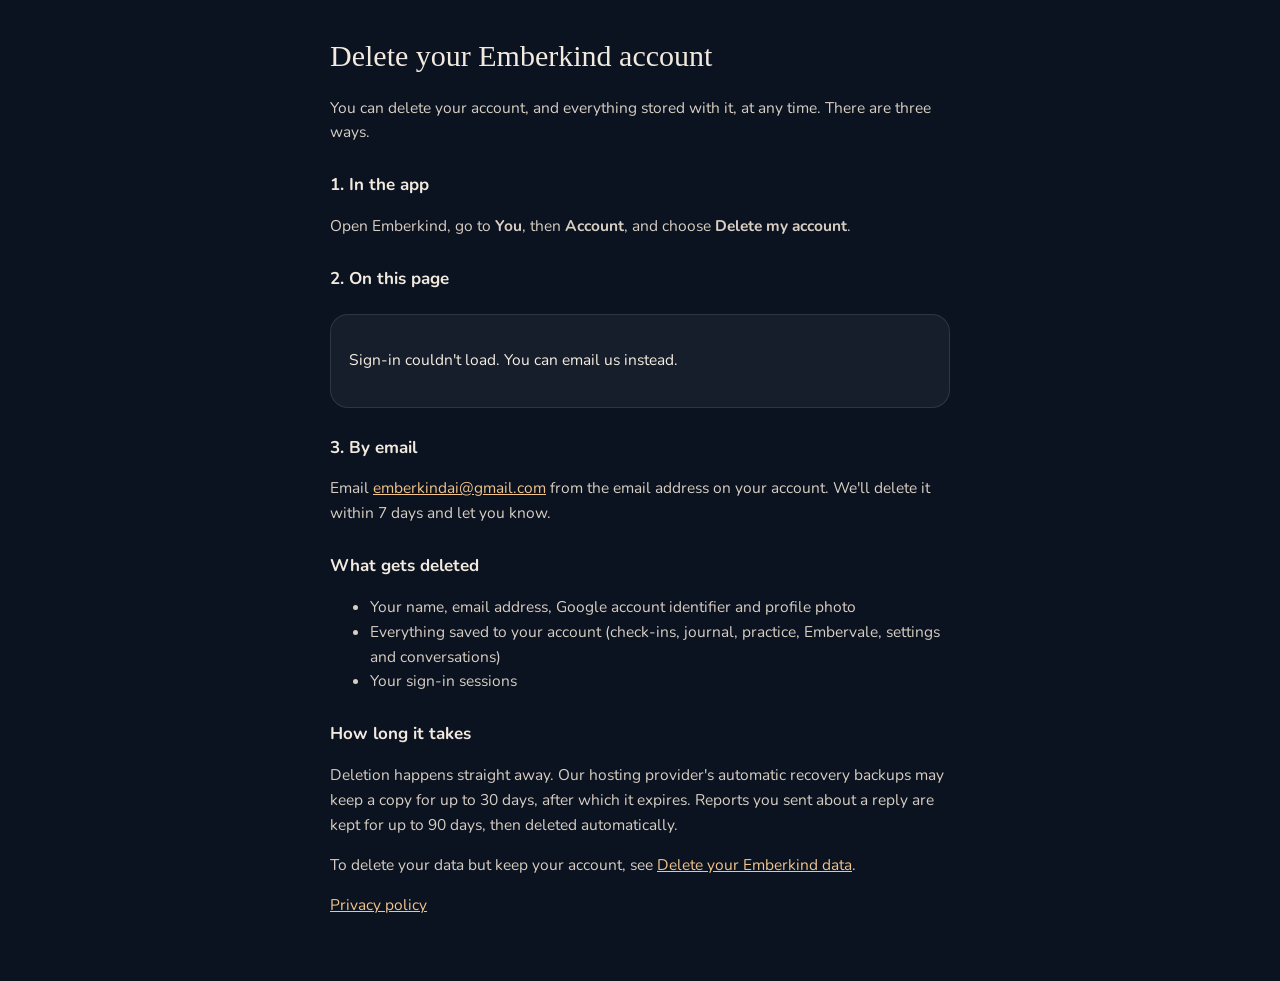
<file: delete-account.html>
<!doctype html>
<html lang="en-AU"><head><meta charset="utf-8"><meta name="viewport" content="width=device-width, initial-scale=1"><title>Delete your Emberkind account</title>
<link rel="stylesheet" href="css/fonts.css"><link rel="icon" href="icon-48.png">
<style>body{margin:0;background:#0B1220;color:#F2EADF;font-family:Nunito,system-ui,sans-serif;line-height:1.6}main{max-width:620px;margin:0 auto;padding:32px 22px 48px}
h1{font-family:Fraunces,Georgia,serif;font-weight:500;font-size:30px;margin:0 0 6px}h2{font-size:17px;margin:26px 0 6px}p,li{color:#D8CFC2;font-size:15.5px}a{color:#F2C38A}
.card{margin-top:22px;padding:18px;border-radius:18px;background:rgba(255,255,255,.05);border:1px solid rgba(255,255,255,.1)}#st{min-height:1.6em;color:#F6EEE2}
#delBtn{margin-top:12px;min-height:48px;padding:0 22px;border:0;border-radius:24px;background:#E0594A;color:#fff;font:inherit;font-weight:700;font-size:15.5px;cursor:pointer}#delBtn[hidden]{display:none}</style></head>
<body><main><h1>Delete your Emberkind account</h1><p>You can delete your account, and everything stored with it, at any time. There are three ways.</p>
<h2>1. In the app</h2><p>Open Emberkind, go to <b>You</b>, then <b>Account</b>, and choose <b>Delete my account</b>.</p>
<h2>2. On this page</h2><div class="card"><p id="st">Loading sign-in&hellip;</p><div id="gbox"></div><button id="delBtn" type="button" hidden>Delete my account</button></div>
<h2>3. By email</h2><p>Email <a href="mailto:emberkindai@gmail.com?subject=Delete%20my%20Emberkind%20account">emberkindai@gmail.com</a> from the email address on your account. We'll delete it within 7 days and let you know.</p>
<h2>What gets deleted</h2><ul><li>Your name, email address, Google account identifier and profile photo</li><li>Everything saved to your account (check-ins, journal, practice, Embervale, settings and conversations)</li><li>Your sign-in sessions</li></ul>
<h2>How long it takes</h2><p>Deletion happens straight away. Our hosting provider's automatic recovery backups may keep a copy for up to 30 days, after which it expires. Reports you sent about a reply are kept for up to 90 days, then deleted automatically.</p>
<p>To delete your data but keep your account, see <a href="delete-data.html">Delete your Emberkind data</a>.</p>
<p><a href="privacy.html">Privacy policy</a></p></main>
<script src="config.js"></script>
<script>
(async()=>{const API=String((window.EK_CONFIG||{}).apiBase||"").replace(/\/+$/,""),st=document.getElementById("st"),box=document.getElementById("gbox"),del=document.getElementById("delBtn");let token=null;const say=t=>{st.textContent=t;};
 try{const c=await(await fetch(API+"/v1/config")).json();if(!c.accounts){say("Sign-in isn't switched on, so there's no account to delete here. If you think you have one, email us.");return;}
  await new Promise((res,rej)=>{const s=document.createElement("script");s.src="https://accounts.google.com/gsi/client";s.onload=res;s.onerror=rej;document.head.appendChild(s);});
  say("Sign in with the Google account you used for Emberkind.");
  google.accounts.id.initialize({client_id:c.googleClientId,ux_mode:"popup",callback:async r=>{const x=await fetch(API+"/v1/auth/google",{method:"POST",headers:{"content-type":"application/json"},body:JSON.stringify({credential:r.credential})});const j=await x.json().catch(()=>({}));
    if(x.ok&&j.token){token=j.token;say("Signed in as "+(j.user.email||j.user.name)+". Press the button to delete this account.");box.hidden=true;del.hidden=false;}else say("Sign-in didn't work. Please try again.");}});
  google.accounts.id.renderButton(box,{theme:"filled_black",size:"large",shape:"pill",text:"continue_with"});}
 catch(e){say("Sign-in couldn't load. You can email us instead.");}
 del.onclick=async()=>{if(!token)return;del.disabled=true;const x=await fetch(API+"/v1/account/delete",{method:"POST",headers:{authorization:"Bearer "+token}}).catch(()=>null);
  if(x&&x.ok){say("Your Emberkind account has been deleted.");del.hidden=true;}else{say("That didn't work. Please try again, or email us.");del.disabled=false;}};})();
</script></body></html>
</file>
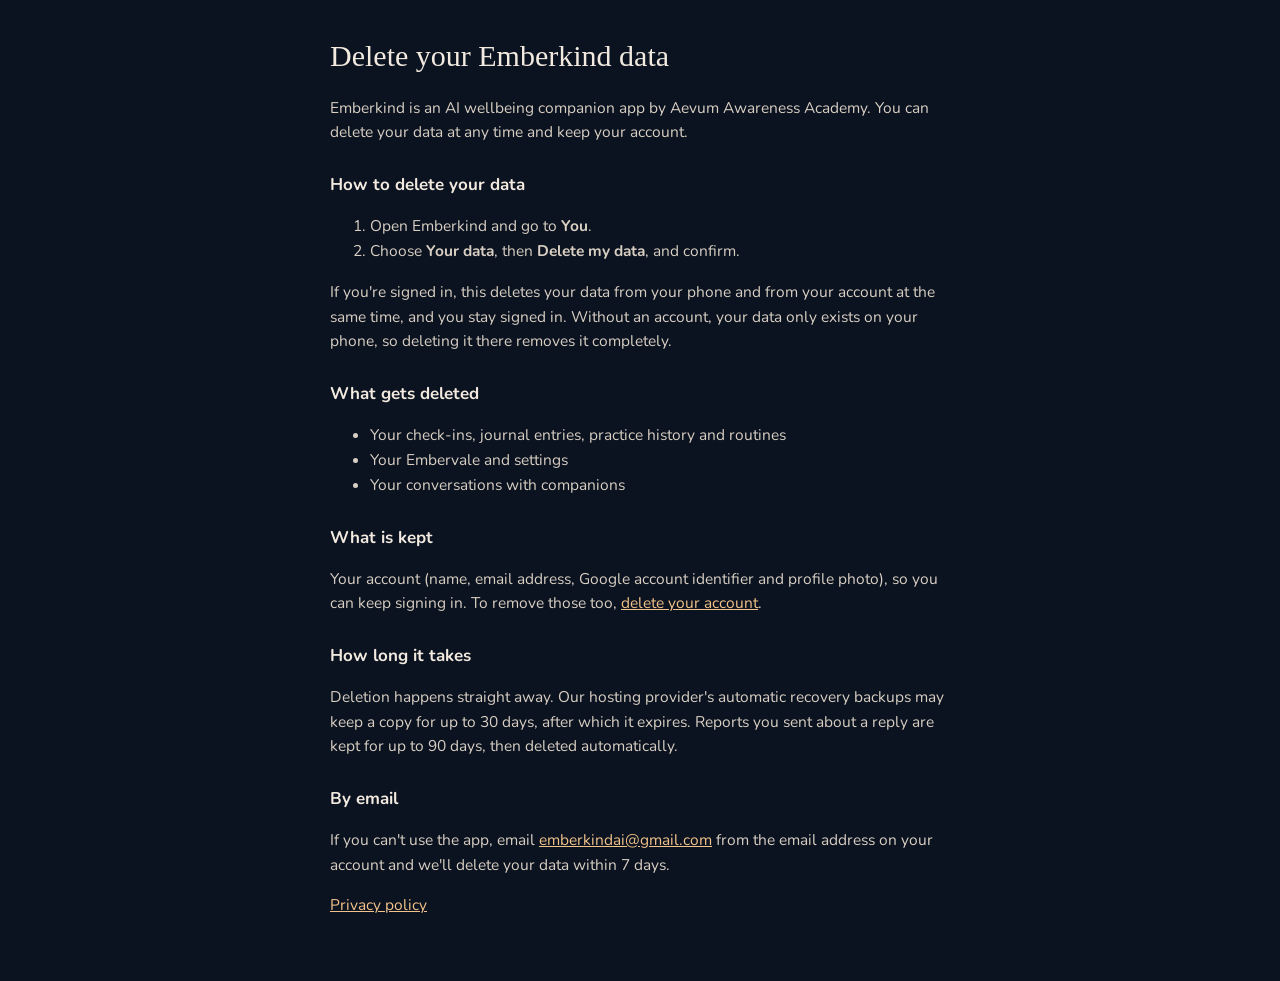
<file: delete-data.html>
<!doctype html>
<html lang="en-AU"><head><meta charset="utf-8"><meta name="viewport" content="width=device-width, initial-scale=1"><title>Delete your Emberkind data</title>
<link rel="stylesheet" href="css/fonts.css"><link rel="icon" href="icon-48.png">
<style>body{margin:0;background:#0B1220;color:#F2EADF;font-family:Nunito,system-ui,sans-serif;line-height:1.6}main{max-width:620px;margin:0 auto;padding:32px 22px 48px}
h1{font-family:Fraunces,Georgia,serif;font-weight:500;font-size:30px;margin:0 0 6px}h2{font-size:17px;margin:26px 0 6px}p,li{color:#D8CFC2;font-size:15.5px}a{color:#F2C38A}
.card{margin-top:22px;padding:18px;border-radius:18px;background:rgba(255,255,255,.05);border:1px solid rgba(255,255,255,.1)}#st{min-height:1.6em;color:#F6EEE2}
#delBtn{margin-top:12px;min-height:48px;padding:0 22px;border:0;border-radius:24px;background:#E0594A;color:#fff;font:inherit;font-weight:700;font-size:15.5px;cursor:pointer}#delBtn[hidden]{display:none}</style></head>
<body><main><h1>Delete your Emberkind data</h1>
<p>Emberkind is an AI wellbeing companion app by Aevum Awareness Academy. You can delete your data at any time and keep your account.</p>
<h2>How to delete your data</h2><ol><li>Open Emberkind and go to <b>You</b>.</li><li>Choose <b>Your data</b>, then <b>Delete my data</b>, and confirm.</li></ol>
<p>If you're signed in, this deletes your data from your phone and from your account at the same time, and you stay signed in. Without an account, your data only exists on your phone, so deleting it there removes it completely.</p>
<h2>What gets deleted</h2><ul><li>Your check-ins, journal entries, practice history and routines</li><li>Your Embervale and settings</li><li>Your conversations with companions</li></ul>
<h2>What is kept</h2><p>Your account (name, email address, Google account identifier and profile photo), so you can keep signing in. To remove those too, <a href="delete-account.html">delete your account</a>.</p>
<h2>How long it takes</h2><p>Deletion happens straight away. Our hosting provider's automatic recovery backups may keep a copy for up to 30 days, after which it expires. Reports you sent about a reply are kept for up to 90 days, then deleted automatically.</p>
<h2>By email</h2><p>If you can't use the app, email <a href="mailto:emberkindai@gmail.com?subject=Delete%20my%20Emberkind%20data">emberkindai@gmail.com</a> from the email address on your account and we'll delete your data within 7 days.</p>
<p><a href="privacy.html">Privacy policy</a></p></main></body></html>
</file>
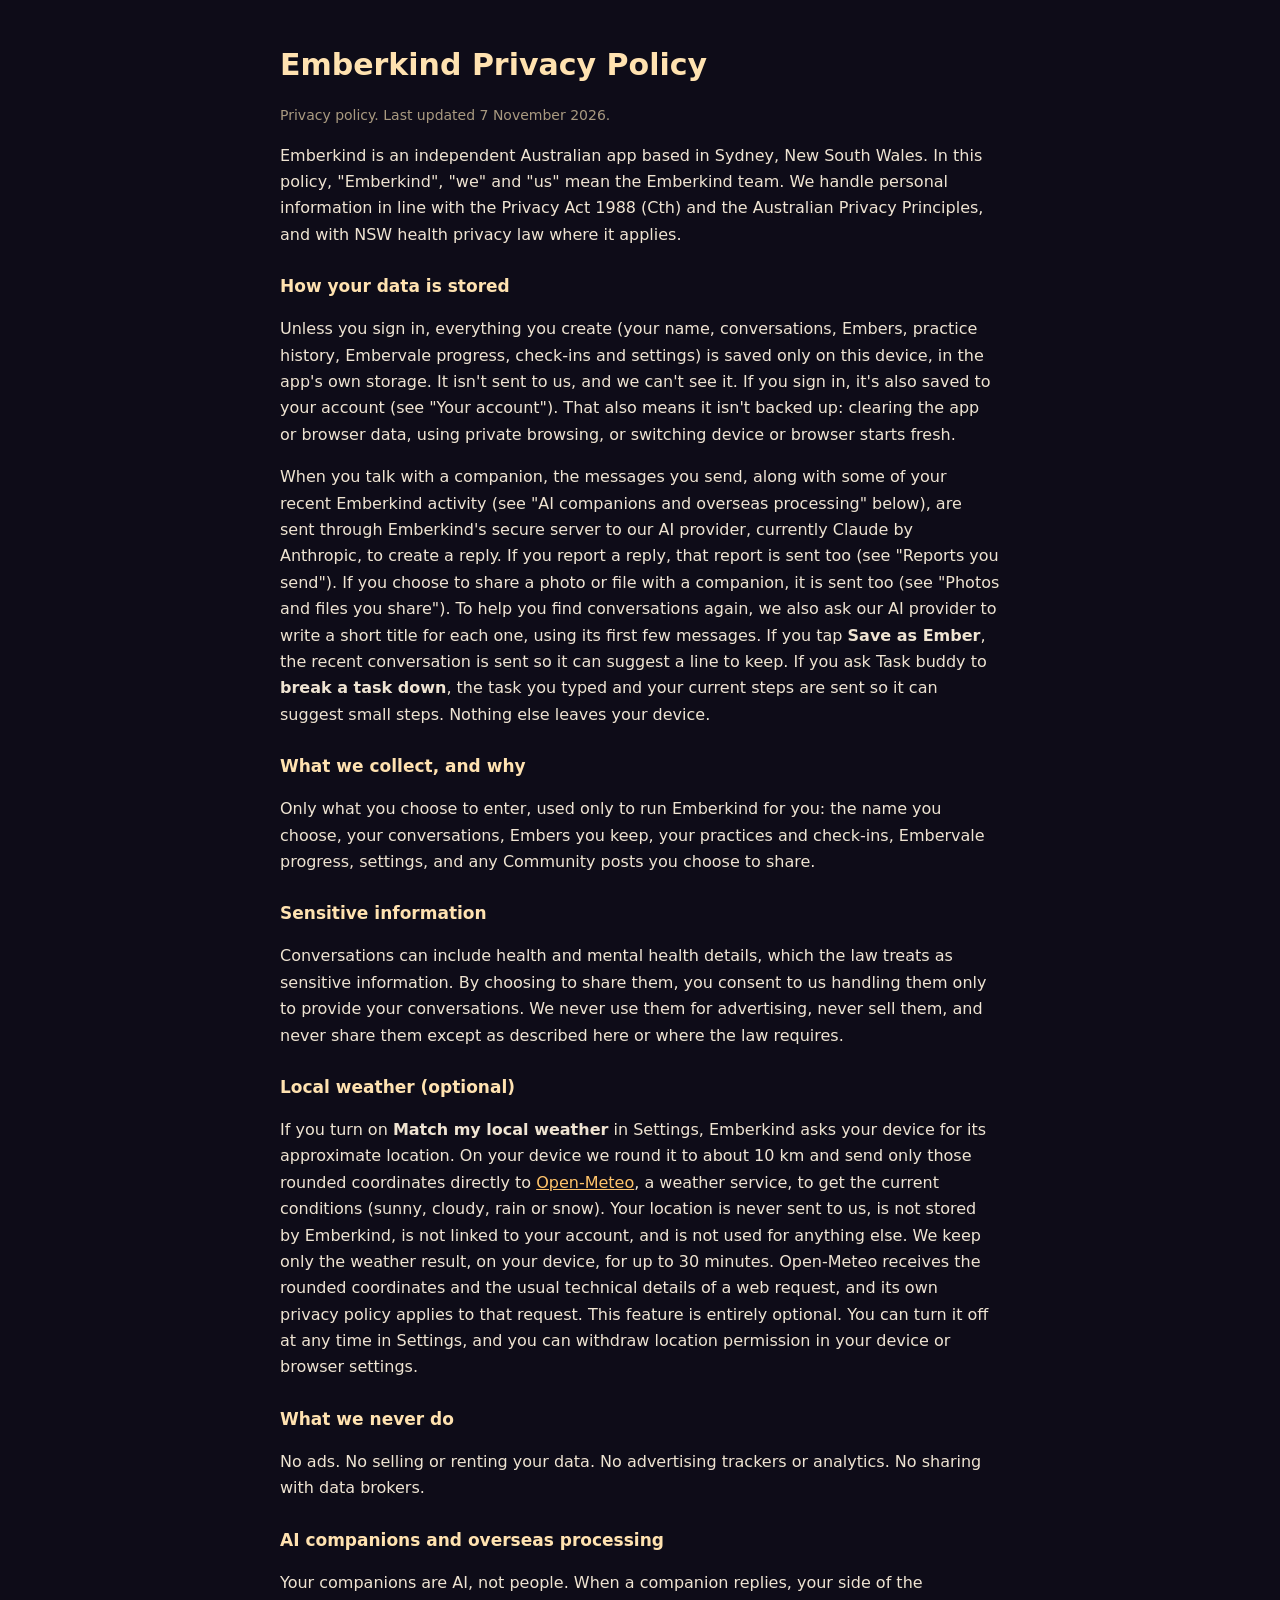
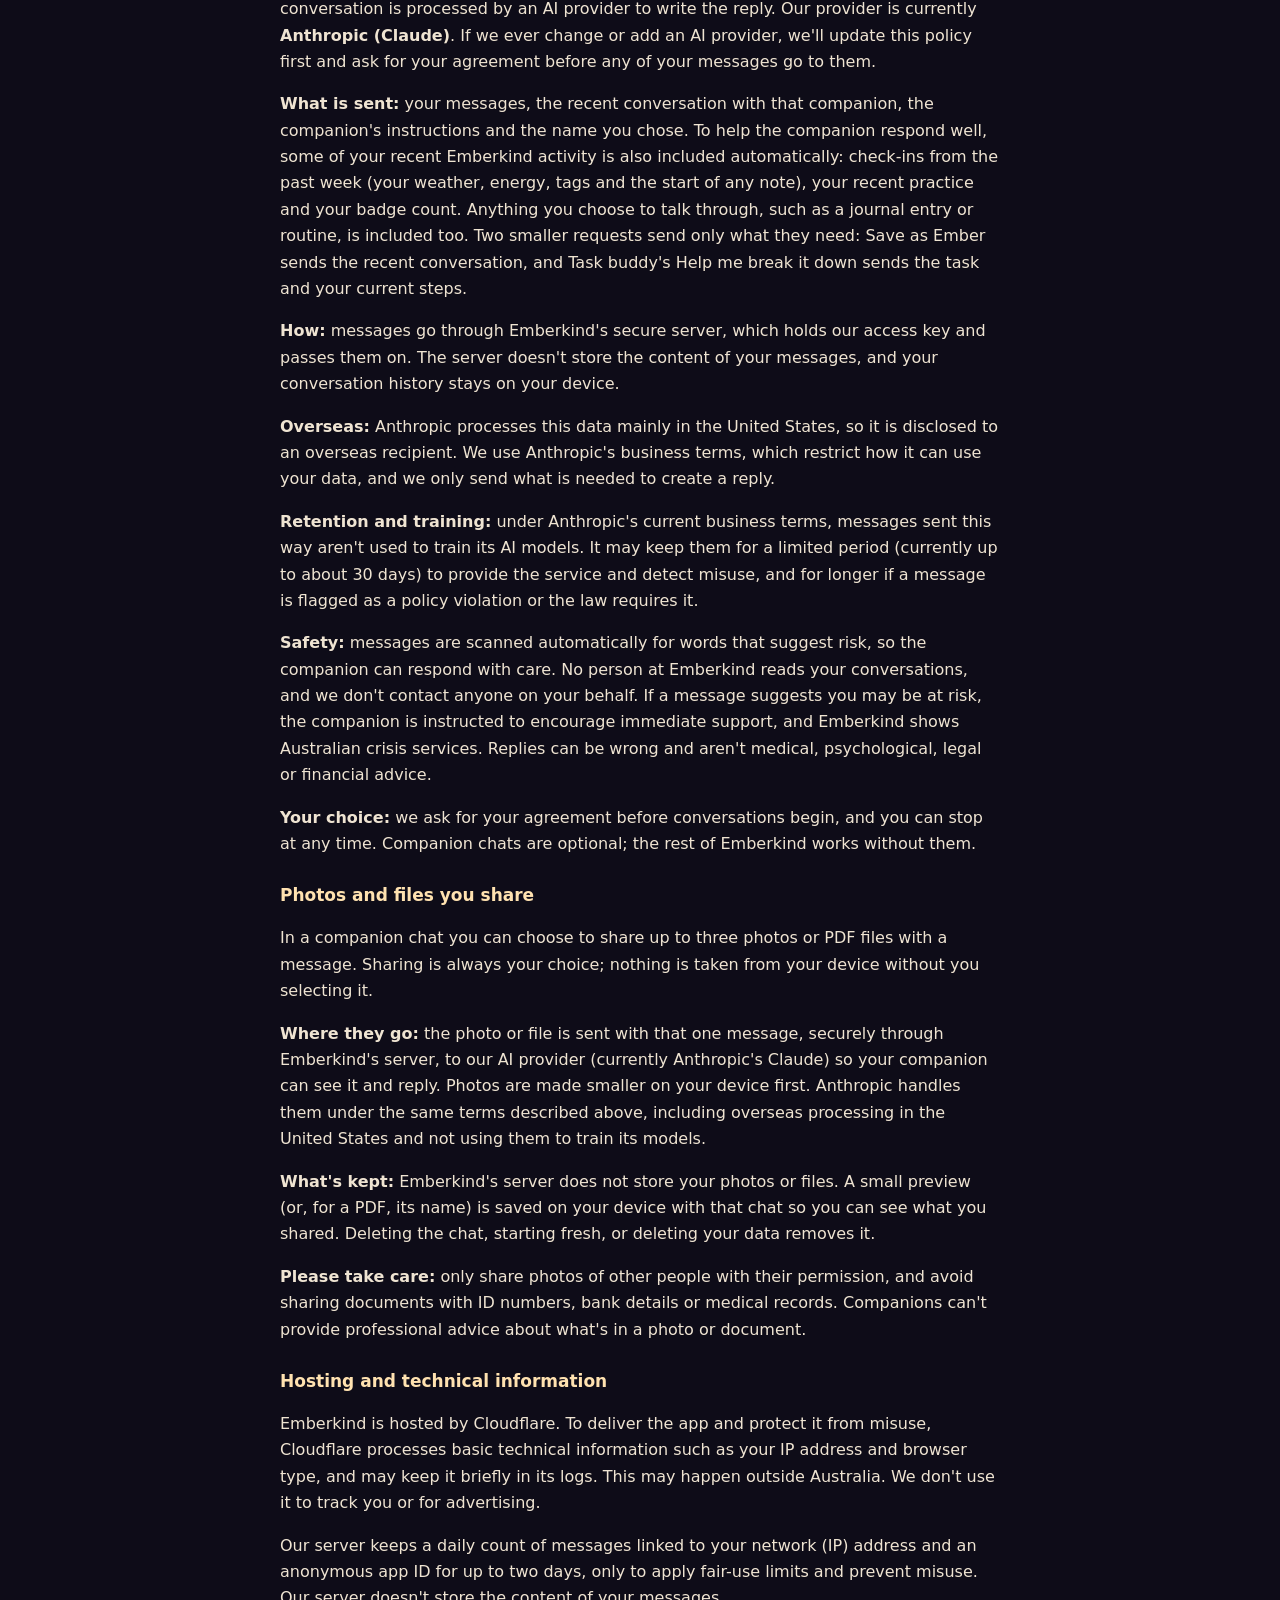
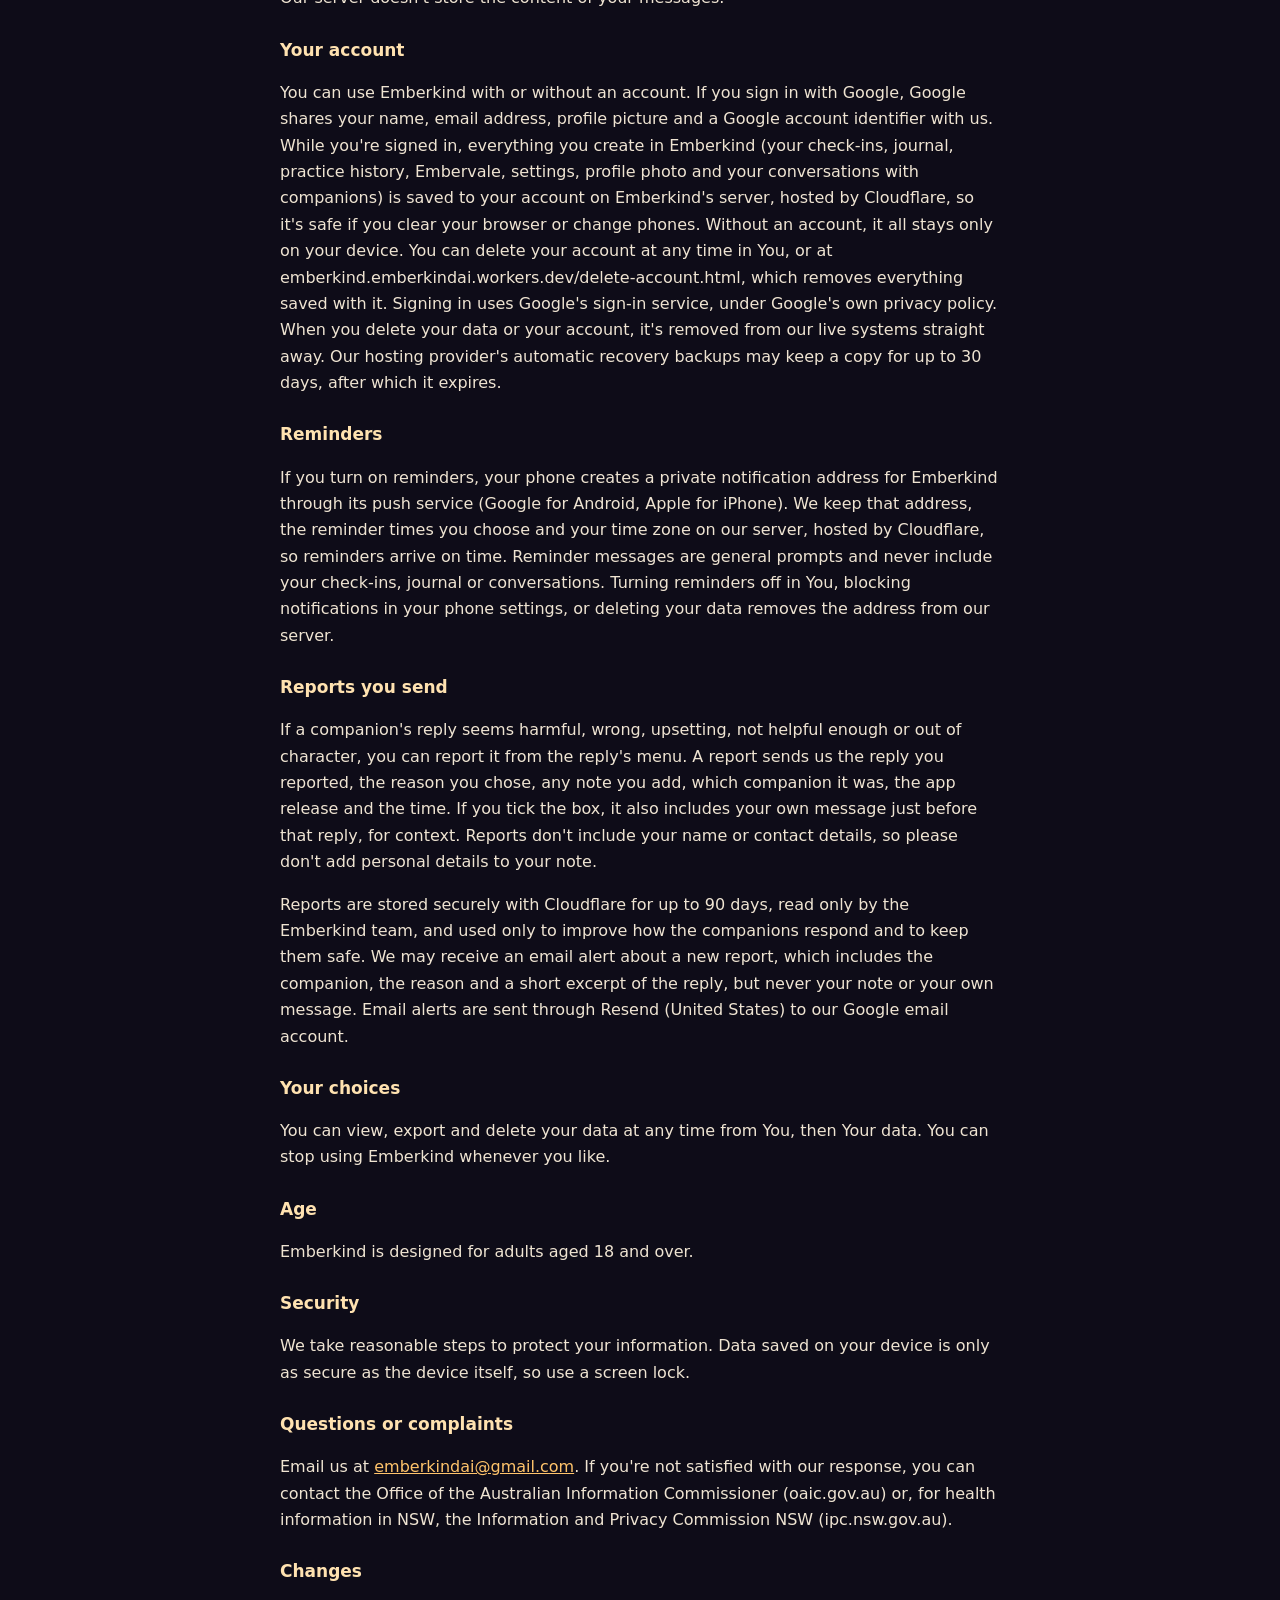
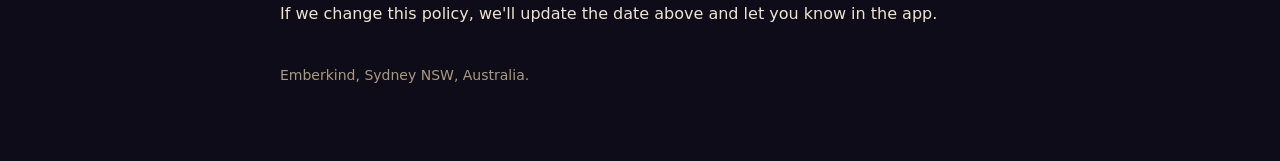
<file: privacy.html>
<!DOCTYPE html><html lang="en-AU"><head><meta charset="utf-8"><meta name="viewport" content="width=device-width, initial-scale=1"><title>Emberkind Privacy Policy</title>
<style>body{margin:0;background:#0E0C18;color:#EFE4D2;font:16px/1.65 system-ui,-apple-system,"Segoe UI",Roboto,sans-serif}main{max-width:720px;margin:0 auto;padding:40px 22px 60px}h1{color:#FFE2B0;font-size:30px;margin:0 0 6px}h4{color:#FFE2B0;margin:24px 0 4px;font-size:17px}a{color:#FFC46B}.lgupd{color:#A99A80;font-size:14px}ul{padding-left:20px}</style></head>
<body><main><h1>Emberkind Privacy Policy</h1><p class="lgupd">Privacy policy. Last updated 7 November 2026.</p>
<p>Emberkind is an independent Australian app based in Sydney, New South Wales. In this policy, "Emberkind", "we" and "us" mean the Emberkind team. We handle personal information in line with the Privacy Act 1988 (Cth) and the Australian Privacy Principles, and with NSW health privacy law where it applies.</p>
<h4>How your data is stored</h4><p>Unless you sign in, everything you create (your name, conversations, Embers, practice history, Embervale progress, check-ins and settings) is saved only on this device, in the app's own storage. It isn't sent to us, and we can't see it. If you sign in, it's also saved to your account (see "Your account"). That also means it isn't backed up: clearing the app or browser data, using private browsing, or switching device or browser starts fresh.</p>
<p>When you talk with a companion, the messages you send, along with some of your recent Emberkind activity (see "AI companions and overseas processing" below), are sent through Emberkind's secure server to our AI provider, currently Claude by Anthropic, to create a reply. If you report a reply, that report is sent too (see "Reports you send"). If you choose to share a photo or file with a companion, it is sent too (see "Photos and files you share"). To help you find conversations again, we also ask our AI provider to write a short title for each one, using its first few messages. If you tap <b>Save as Ember</b>, the recent conversation is sent so it can suggest a line to keep. If you ask Task buddy to <b>break a task down</b>, the task you typed and your current steps are sent so it can suggest small steps. Nothing else leaves your device.</p>
<h4>What we collect, and why</h4>
<p>Only what you choose to enter, used only to run Emberkind for you: the name you choose, your conversations, Embers you keep, your practices and check-ins, Embervale progress, settings, and any Community posts you choose to share.</p>
<h4>Sensitive information</h4>
<p>Conversations can include health and mental health details, which the law treats as sensitive information. By choosing to share them, you consent to us handling them only to provide your conversations. We never use them for advertising, never sell them, and never share them except as described here or where the law requires.</p>
<h4>Local weather (optional)</h4>
<p>If you turn on <b>Match my local weather</b> in Settings, Emberkind asks your device for its approximate location. On your device we round it to about 10 km and send only those rounded coordinates directly to <a href="https://open-meteo.com/" rel="noopener">Open-Meteo</a>, a weather service, to get the current conditions (sunny, cloudy, rain or snow). Your location is never sent to us, is not stored by Emberkind, is not linked to your account, and is not used for anything else. We keep only the weather result, on your device, for up to 30 minutes. Open-Meteo receives the rounded coordinates and the usual technical details of a web request, and its own privacy policy applies to that request. This feature is entirely optional. You can turn it off at any time in Settings, and you can withdraw location permission in your device or browser settings.</p>
<h4>What we never do</h4>
<p>No ads. No selling or renting your data. No advertising trackers or analytics. No sharing with data brokers.</p>
<h4>AI companions and overseas processing</h4>
<p>Your companions are AI, not people. When a companion replies, your side of the conversation is processed by an AI provider to write the reply. Our provider is currently <b>Anthropic (Claude)</b>. If we ever change or add an AI provider, we'll update this policy first and ask for your agreement before any of your messages go to them.</p>
<p><b>What is sent:</b> your messages, the recent conversation with that companion, the companion's instructions and the name you chose. To help the companion respond well, some of your recent Emberkind activity is also included automatically: check-ins from the past week (your weather, energy, tags and the start of any note), your recent practice and your badge count. Anything you choose to talk through, such as a journal entry or routine, is included too. Two smaller requests send only what they need: Save as Ember sends the recent conversation, and Task buddy's Help me break it down sends the task and your current steps.</p>
<p><b>How:</b> messages go through Emberkind's secure server, which holds our access key and passes them on. The server doesn't store the content of your messages, and your conversation history stays on your device.</p>
<p><b>Overseas:</b> Anthropic processes this data mainly in the United States, so it is disclosed to an overseas recipient. We use Anthropic's business terms, which restrict how it can use your data, and we only send what is needed to create a reply.</p>
<p><b>Retention and training:</b> under Anthropic's current business terms, messages sent this way aren't used to train its AI models. It may keep them for a limited period (currently up to about 30 days) to provide the service and detect misuse, and for longer if a message is flagged as a policy violation or the law requires it.</p>
<p><b>Safety:</b> messages are scanned automatically for words that suggest risk, so the companion can respond with care. No person at Emberkind reads your conversations, and we don't contact anyone on your behalf. If a message suggests you may be at risk, the companion is instructed to encourage immediate support, and Emberkind shows Australian crisis services. Replies can be wrong and aren't medical, psychological, legal or financial advice.</p>
<p><b>Your choice:</b> we ask for your agreement before conversations begin, and you can stop at any time. Companion chats are optional; the rest of Emberkind works without them.</p>
<h4>Photos and files you share</h4>
<p>In a companion chat you can choose to share up to three photos or PDF files with a message. Sharing is always your choice; nothing is taken from your device without you selecting it.</p>
<p><b>Where they go:</b> the photo or file is sent with that one message, securely through Emberkind's server, to our AI provider (currently Anthropic's Claude) so your companion can see it and reply. Photos are made smaller on your device first. Anthropic handles them under the same terms described above, including overseas processing in the United States and not using them to train its models.</p>
<p><b>What's kept:</b> Emberkind's server does not store your photos or files. A small preview (or, for a PDF, its name) is saved on your device with that chat so you can see what you shared. Deleting the chat, starting fresh, or deleting your data removes it.</p>
<p><b>Please take care:</b> only share photos of other people with their permission, and avoid sharing documents with ID numbers, bank details or medical records. Companions can't provide professional advice about what's in a photo or document.</p>
<h4>Hosting and technical information</h4>
<p>Emberkind is hosted by Cloudflare. To deliver the app and protect it from misuse, Cloudflare processes basic technical information such as your IP address and browser type, and may keep it briefly in its logs. This may happen outside Australia. We don't use it to track you or for advertising.</p>
<p>Our server keeps a daily count of messages linked to your network (IP) address and an anonymous app ID for up to two days, only to apply fair-use limits and prevent misuse. Our server doesn't store the content of your messages.</p>
<h4>Your account</h4>
<p>You can use Emberkind with or without an account. If you sign in with Google, Google shares your name, email address, profile picture and a Google account identifier with us. While you're signed in, everything you create in Emberkind (your check-ins, journal, practice history, Embervale, settings, profile photo and your conversations with companions) is saved to your account on Emberkind's server, hosted by Cloudflare, so it's safe if you clear your browser or change phones. Without an account, it all stays only on your device. You can delete your account at any time in You, or at emberkind.emberkindai.workers.dev/delete-account.html, which removes everything saved with it. Signing in uses Google's sign-in service, under Google's own privacy policy. When you delete your data or your account, it's removed from our live systems straight away. Our hosting provider's automatic recovery backups may keep a copy for up to 30 days, after which it expires.</p>
<h4>Reminders</h4>
<p>If you turn on reminders, your phone creates a private notification address for Emberkind through its push service (Google for Android, Apple for iPhone). We keep that address, the reminder times you choose and your time zone on our server, hosted by Cloudflare, so reminders arrive on time. Reminder messages are general prompts and never include your check-ins, journal or conversations. Turning reminders off in You, blocking notifications in your phone settings, or deleting your data removes the address from our server.</p>
<h4>Reports you send</h4>
<p>If a companion's reply seems harmful, wrong, upsetting, not helpful enough or out of character, you can report it from the reply's menu. A report sends us the reply you reported, the reason you chose, any note you add, which companion it was, the app release and the time. If you tick the box, it also includes your own message just before that reply, for context. Reports don't include your name or contact details, so please don't add personal details to your note.</p>
<p>Reports are stored securely with Cloudflare for up to 90 days, read only by the Emberkind team, and used only to improve how the companions respond and to keep them safe. We may receive an email alert about a new report, which includes the companion, the reason and a short excerpt of the reply, but never your note or your own message. Email alerts are sent through Resend (United States) to our Google email account.</p>
<h4>Your choices</h4>
<p>You can view, export and delete your data at any time from You, then Your data. You can stop using Emberkind whenever you like.</p>
<h4>Age</h4>
<p>Emberkind is designed for adults aged 18 and over.</p>
<h4>Security</h4>
<p>We take reasonable steps to protect your information. Data saved on your device is only as secure as the device itself, so use a screen lock.</p>
<h4>Questions or complaints</h4>
<p>Email us at <a href="mailto:emberkindai@gmail.com">emberkindai@gmail.com</a>. If you're not satisfied with our response, you can contact the Office of the Australian Information Commissioner (oaic.gov.au) or, for health information in NSW, the Information and Privacy Commission NSW (ipc.nsw.gov.au).</p>
<h4>Changes</h4>
<p>If we change this policy, we'll update the date above and let you know in the app.</p><p class="lgupd" style="margin-top:36px">Emberkind, Sydney NSW, Australia.</p></main></body></html>
</file>
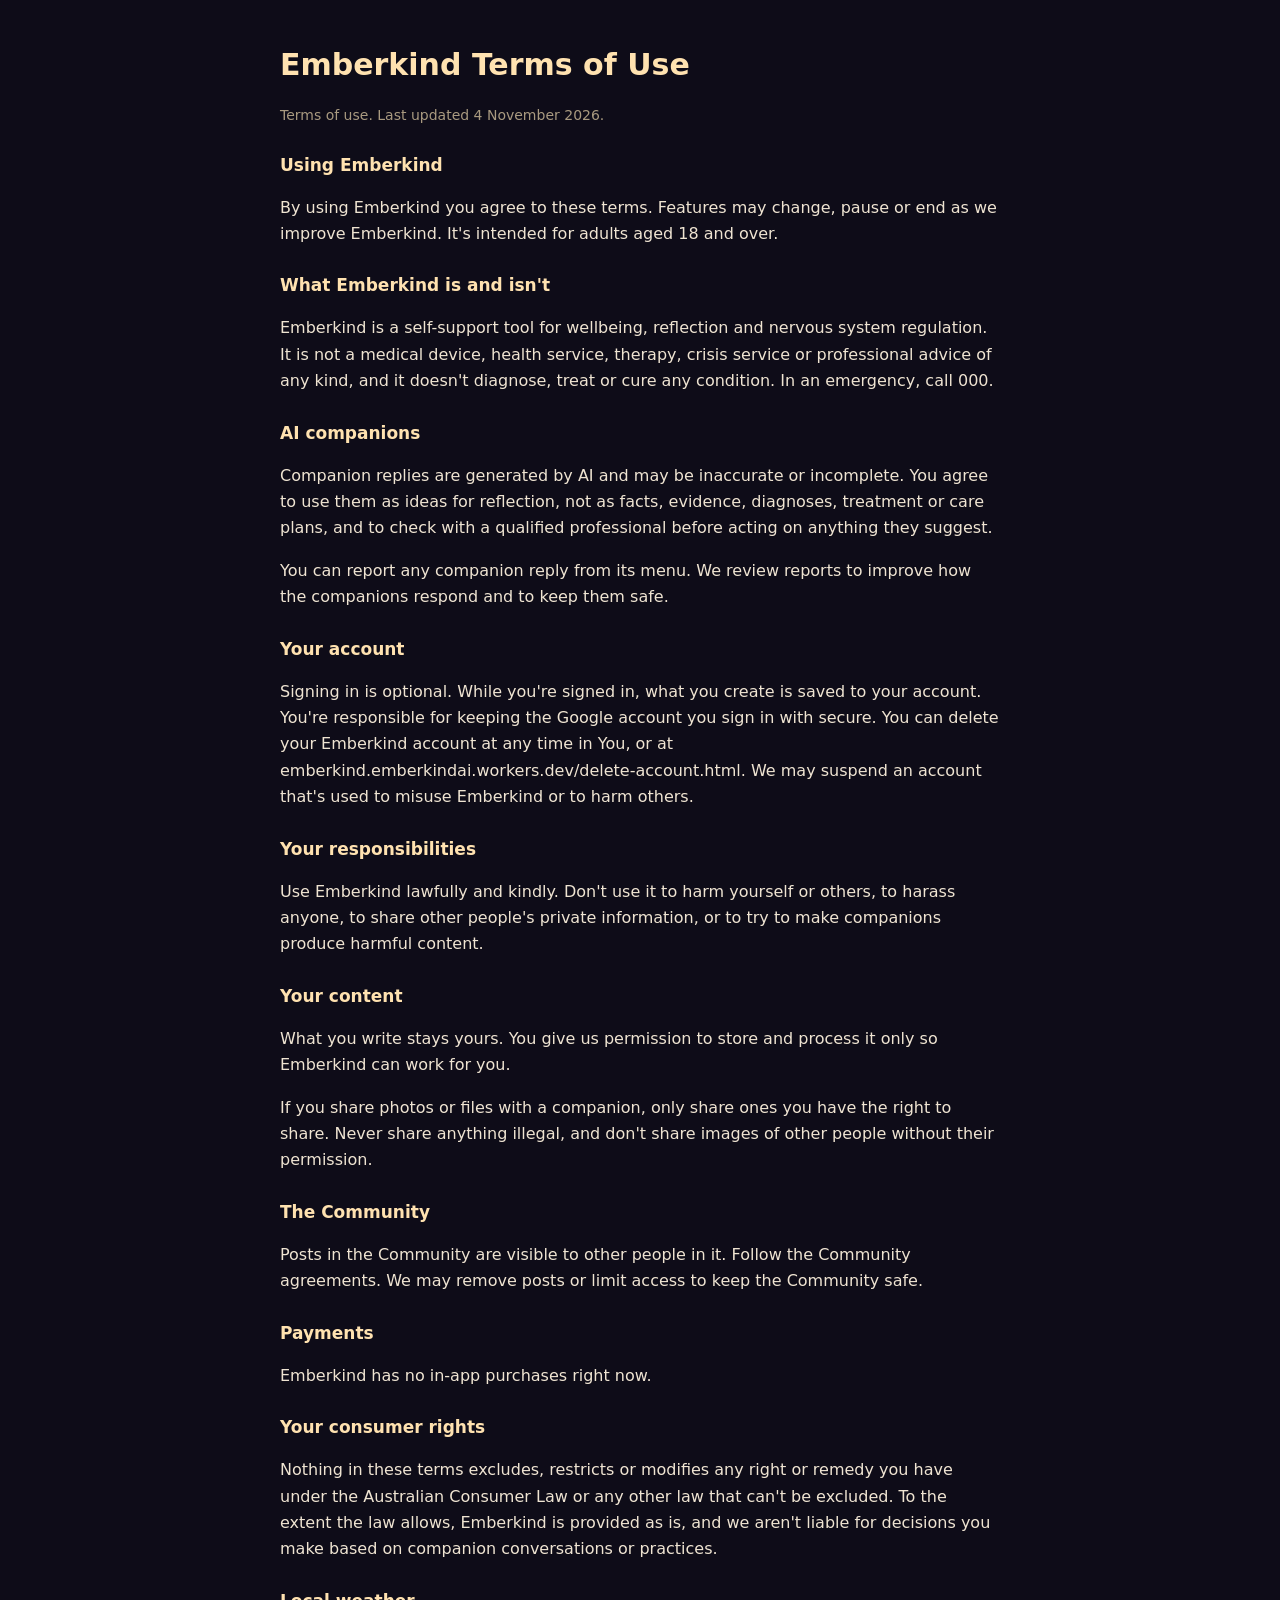
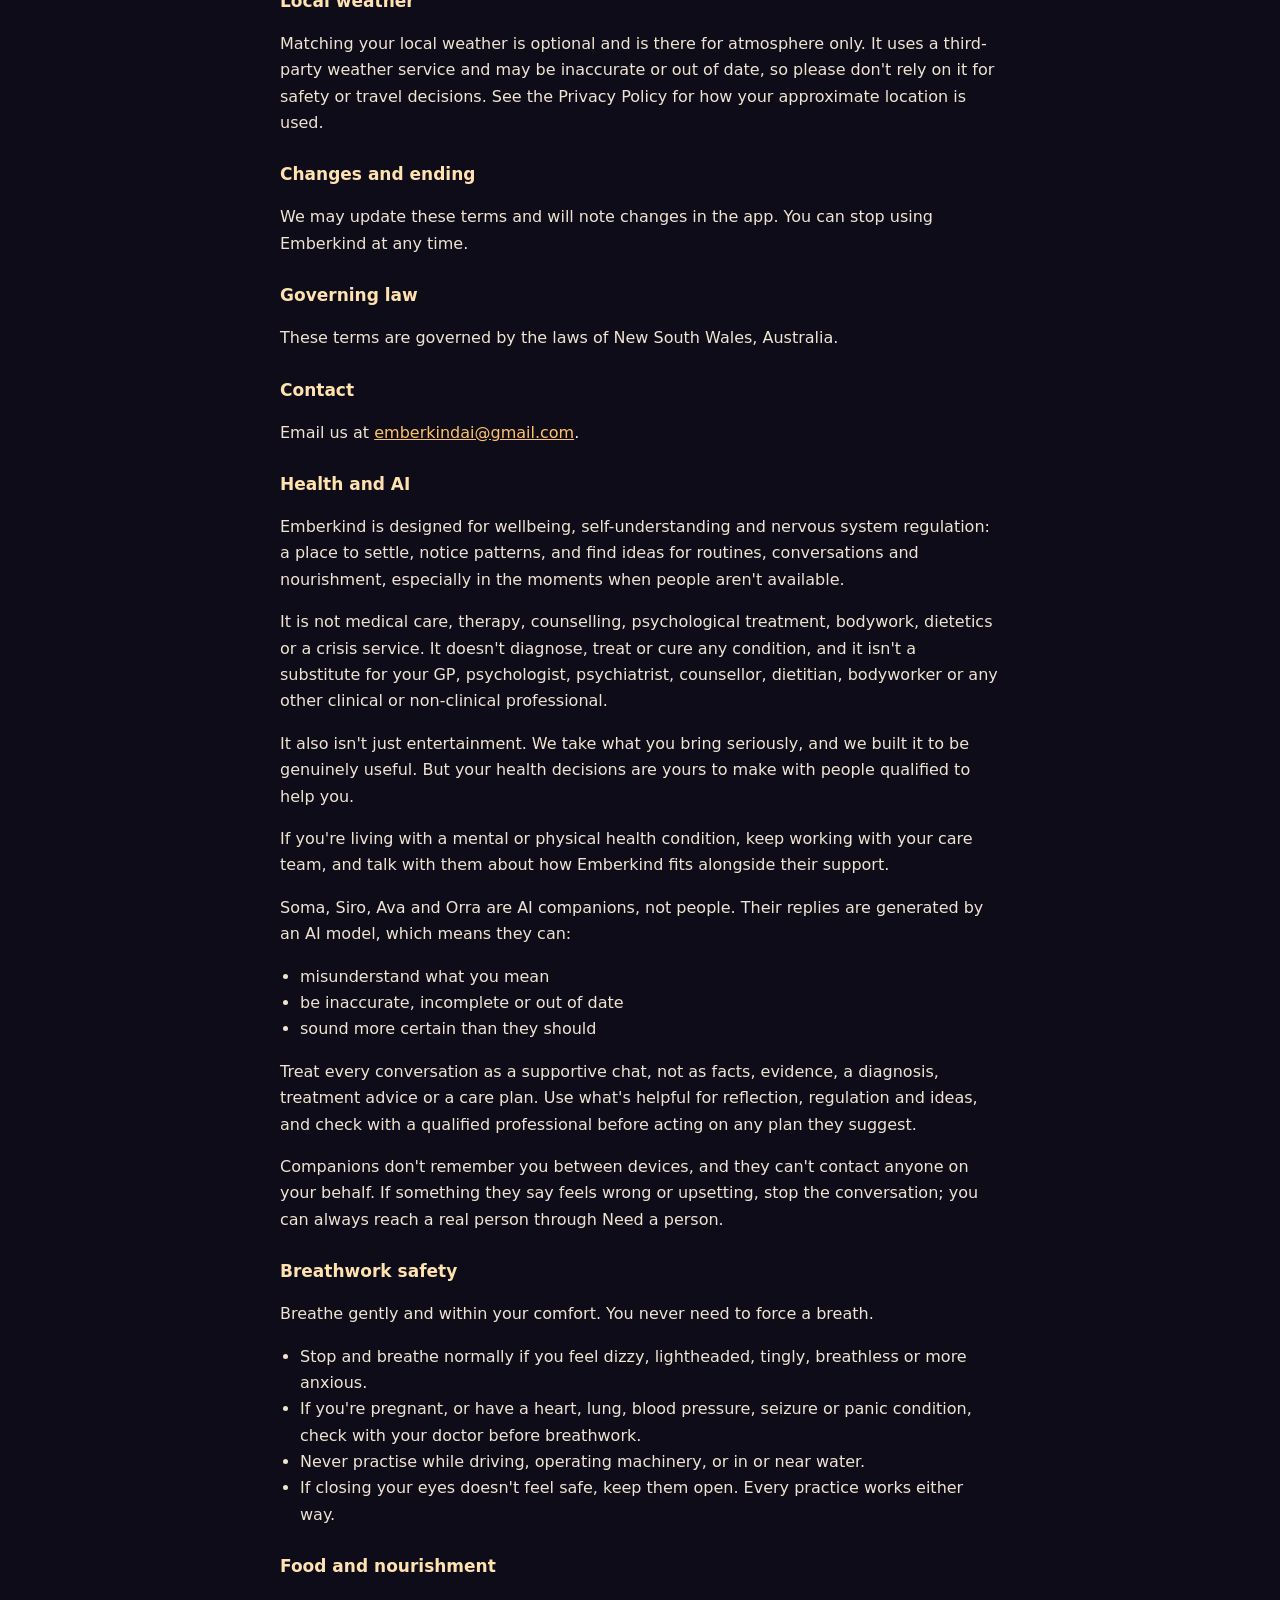
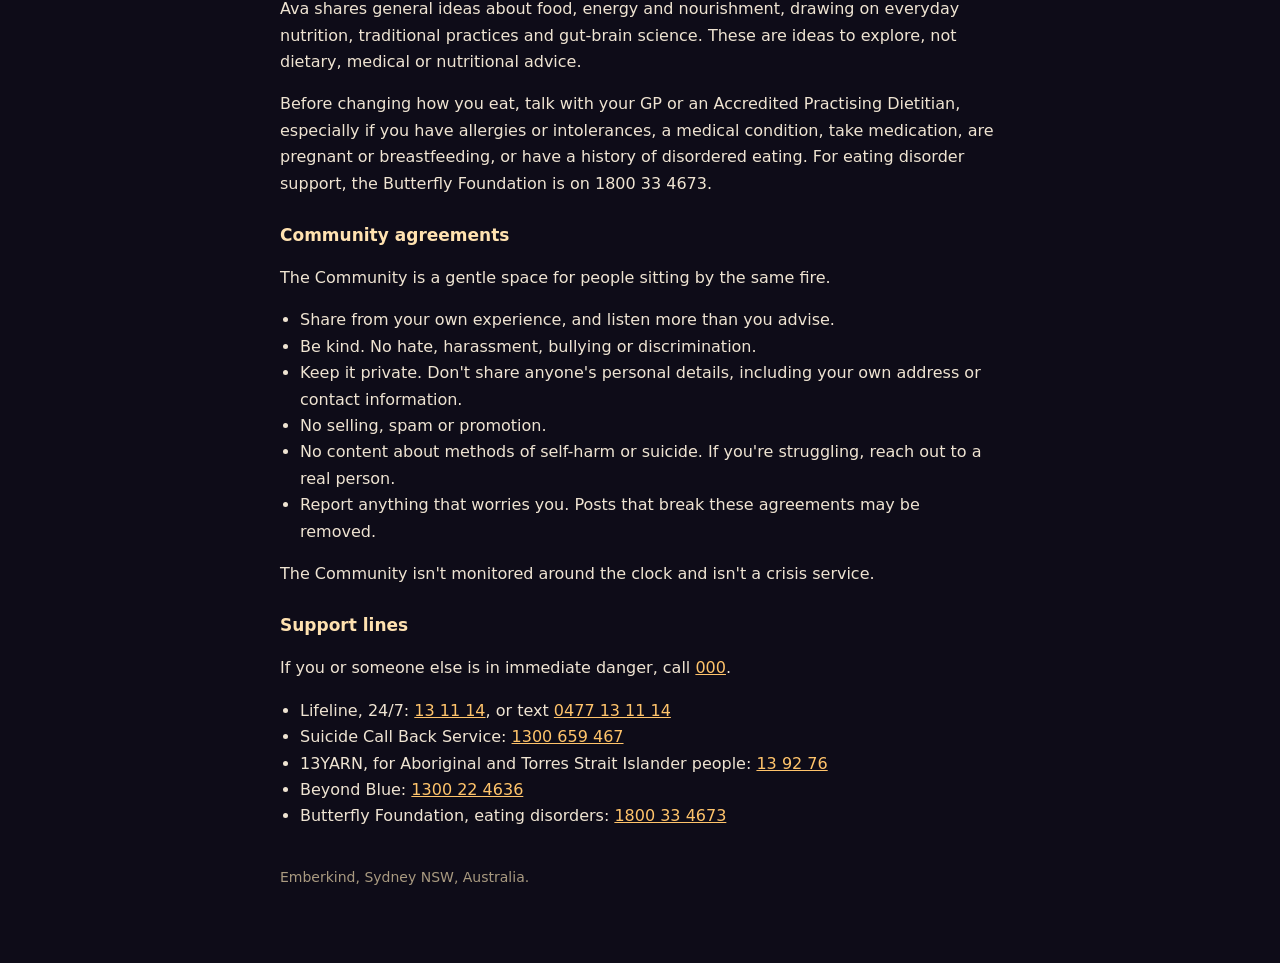
<file: terms.html>
<!DOCTYPE html><html lang="en-AU"><head><meta charset="utf-8"><meta name="viewport" content="width=device-width, initial-scale=1"><title>Emberkind Terms of Use</title>
<style>body{margin:0;background:#0E0C18;color:#EFE4D2;font:16px/1.65 system-ui,-apple-system,"Segoe UI",Roboto,sans-serif}main{max-width:720px;margin:0 auto;padding:40px 22px 60px}h1{color:#FFE2B0;font-size:30px;margin:0 0 6px}h4{color:#FFE2B0;margin:24px 0 4px;font-size:17px}a{color:#FFC46B}.lgupd{color:#A99A80;font-size:14px}ul{padding-left:20px}</style></head>
<body><main><h1>Emberkind Terms of Use</h1><p class="lgupd">Terms of use. Last updated 4 November 2026.</p>
<h4>Using Emberkind</h4>
<p>By using Emberkind you agree to these terms. Features may change, pause or end as we improve Emberkind. It's intended for adults aged 18 and over.</p>
<h4>What Emberkind is and isn't</h4>
<p>Emberkind is a self-support tool for wellbeing, reflection and nervous system regulation. It is not a medical device, health service, therapy, crisis service or professional advice of any kind, and it doesn't diagnose, treat or cure any condition. In an emergency, call 000.</p>
<h4>AI companions</h4>
<p>Companion replies are generated by AI and may be inaccurate or incomplete. You agree to use them as ideas for reflection, not as facts, evidence, diagnoses, treatment or care plans, and to check with a qualified professional before acting on anything they suggest.</p>
<p>You can report any companion reply from its menu. We review reports to improve how the companions respond and to keep them safe.</p>
<h4>Your account</h4>
<p>Signing in is optional. While you're signed in, what you create is saved to your account. You're responsible for keeping the Google account you sign in with secure. You can delete your Emberkind account at any time in You, or at emberkind.emberkindai.workers.dev/delete-account.html. We may suspend an account that's used to misuse Emberkind or to harm others.</p>
<h4>Your responsibilities</h4>
<p>Use Emberkind lawfully and kindly. Don't use it to harm yourself or others, to harass anyone, to share other people's private information, or to try to make companions produce harmful content.</p>
<h4>Your content</h4>
<p>What you write stays yours. You give us permission to store and process it only so Emberkind can work for you.</p><p>If you share photos or files with a companion, only share ones you have the right to share. Never share anything illegal, and don't share images of other people without their permission.</p>
<h4>The Community</h4>
<p>Posts in the Community are visible to other people in it. Follow the Community agreements. We may remove posts or limit access to keep the Community safe.</p>
<h4>Payments</h4>
<p>Emberkind has no in-app purchases right now.</p>
<h4>Your consumer rights</h4>
<p>Nothing in these terms excludes, restricts or modifies any right or remedy you have under the Australian Consumer Law or any other law that can't be excluded. To the extent the law allows, Emberkind is provided as is, and we aren't liable for decisions you make based on companion conversations or practices.</p>
<h4>Local weather</h4>
<p>Matching your local weather is optional and is there for atmosphere only. It uses a third-party weather service and may be inaccurate or out of date, so please don't rely on it for safety or travel decisions. See the Privacy Policy for how your approximate location is used.</p>
<h4>Changes and ending</h4>
<p>We may update these terms and will note changes in the app. You can stop using Emberkind at any time.</p>
<h4>Governing law</h4>
<p>These terms are governed by the laws of New South Wales, Australia.</p>
<h4>Contact</h4>
<p>Email us at <a href="mailto:emberkindai@gmail.com">emberkindai@gmail.com</a>.</p><h4>Health and AI</h4><p>Emberkind is designed for wellbeing, self-understanding and nervous system regulation: a place to settle, notice patterns, and find ideas for routines, conversations and nourishment, especially in the moments when people aren't available.</p>
<p>It is not medical care, therapy, counselling, psychological treatment, bodywork, dietetics or a crisis service. It doesn't diagnose, treat or cure any condition, and it isn't a substitute for your GP, psychologist, psychiatrist, counsellor, dietitian, bodyworker or any other clinical or non-clinical professional.</p>
<p>It also isn't just entertainment. We take what you bring seriously, and we built it to be genuinely useful. But your health decisions are yours to make with people qualified to help you.</p>
<p>If you're living with a mental or physical health condition, keep working with your care team, and talk with them about how Emberkind fits alongside their support.</p><p>Soma, Siro, Ava and Orra are AI companions, not people. Their replies are generated by an AI model, which means they can:</p>
<ul><li>misunderstand what you mean</li><li>be inaccurate, incomplete or out of date</li><li>sound more certain than they should</li></ul>
<p>Treat every conversation as a supportive chat, not as facts, evidence, a diagnosis, treatment advice or a care plan. Use what's helpful for reflection, regulation and ideas, and check with a qualified professional before acting on any plan they suggest.</p>
<p>Companions don't remember you between devices, and they can't contact anyone on your behalf. If something they say feels wrong or upsetting, stop the conversation; you can always reach a real person through Need a person.</p><h4>Breathwork safety</h4><p>Breathe gently and within your comfort. You never need to force a breath.</p>
<ul><li>Stop and breathe normally if you feel dizzy, lightheaded, tingly, breathless or more anxious.</li>
<li>If you're pregnant, or have a heart, lung, blood pressure, seizure or panic condition, check with your doctor before breathwork.</li>
<li>Never practise while driving, operating machinery, or in or near water.</li>
<li>If closing your eyes doesn't feel safe, keep them open. Every practice works either way.</li></ul><h4>Food and nourishment</h4><p>Ava shares general ideas about food, energy and nourishment, drawing on everyday nutrition, traditional practices and gut-brain science. These are ideas to explore, not dietary, medical or nutritional advice.</p>
<p>Before changing how you eat, talk with your GP or an Accredited Practising Dietitian, especially if you have allergies or intolerances, a medical condition, take medication, are pregnant or breastfeeding, or have a history of disordered eating. For eating disorder support, the Butterfly Foundation is on 1800 33 4673.</p><h4>Community agreements</h4><p>The Community is a gentle space for people sitting by the same fire.</p>
<ul><li>Share from your own experience, and listen more than you advise.</li>
<li>Be kind. No hate, harassment, bullying or discrimination.</li>
<li>Keep it private. Don't share anyone's personal details, including your own address or contact information.</li>
<li>No selling, spam or promotion.</li>
<li>No content about methods of self-harm or suicide. If you're struggling, reach out to a real person.</li>
<li>Report anything that worries you. Posts that break these agreements may be removed.</li></ul>
<p>The Community isn't monitored around the clock and isn't a crisis service.</p><h4>Support lines</h4><p>If you or someone else is in immediate danger, call <a href="tel:000">000</a>.</p>
<ul><li>Lifeline, 24/7: <a href="tel:131114">13 11 14</a>, or text <a href="sms:0477131114">0477 13 11 14</a></li>
<li>Suicide Call Back Service: <a href="tel:1300659467">1300 659 467</a></li>
<li>13YARN, for Aboriginal and Torres Strait Islander people: <a href="tel:139276">13 92 76</a></li>
<li>Beyond Blue: <a href="tel:1300224636">1300 22 4636</a></li>
<li>Butterfly Foundation, eating disorders: <a href="tel:1800334673">1800 33 4673</a></li></ul><p class="lgupd" style="margin-top:36px">Emberkind, Sydney NSW, Australia.</p></main></body></html>
</file>
<file: css/fonts.css>
/* Fonts are bundled with the app (SIL Open Font Licence), so nothing loads from Google. */
@font-face{font-family:'Figtree';font-style:normal;font-weight:300 900;font-display:swap;src:url(../fonts/figtree-latin-wght-normal.woff2) format('woff2')}
@font-face{font-family:'Nunito';font-style:normal;font-weight:200 1000;font-display:swap;src:url(../fonts/nunito-latin-wght-normal.woff2) format('woff2')}
</file>
